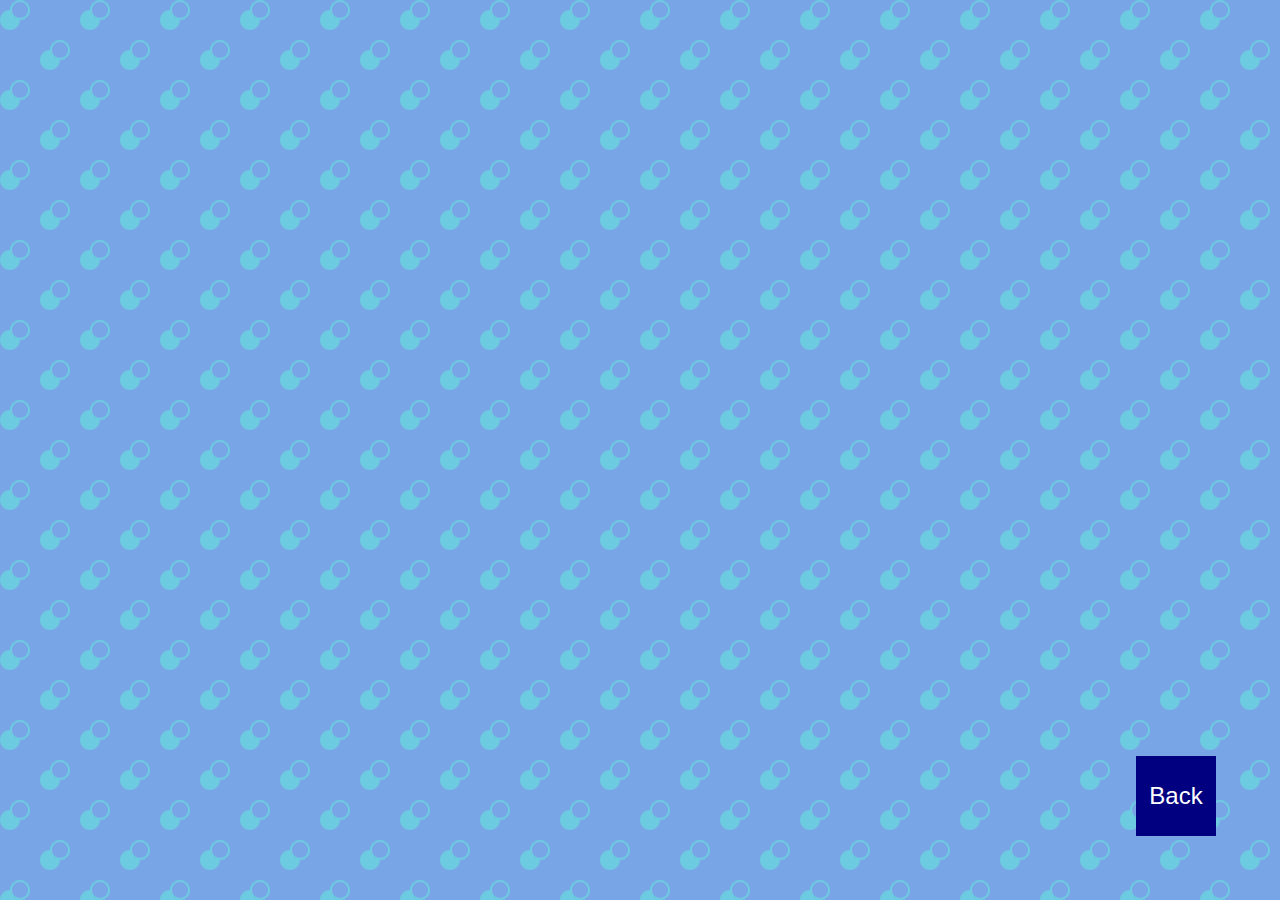
<file: gallery.html>
<!DOCTYPE html>
<html lang="en">
<head>
    <meta charset="UTF-8">
    <meta http-equiv="X-UA-Compatible" content="IE=edge">
    <meta name="viewport" content="width=device-width, initial-scale=1.0">
    <title>Document</title>
    <link rel="stylesheet" href="gallery.css">
</head>
<body>
    <div class="container">
    <!-- <div class="media-card">
        <div class="media-container"></div>
        <div class="action-container">
            <button class="download">Download</button>
            <button class="delete">Delete</button>
        </div>
    </div> -->
    <button id="back">Back</button>
</div>
<script src="dbScript.js"></script>
<script>
    let btn=document.querySelector("#back");
    btn.addEventListener("click",function(e){
        location.assign("index.html");
    })
    setTimeout(()=>{
       viewMedia();
    },100)
</script>
</body>
</html>
</file>
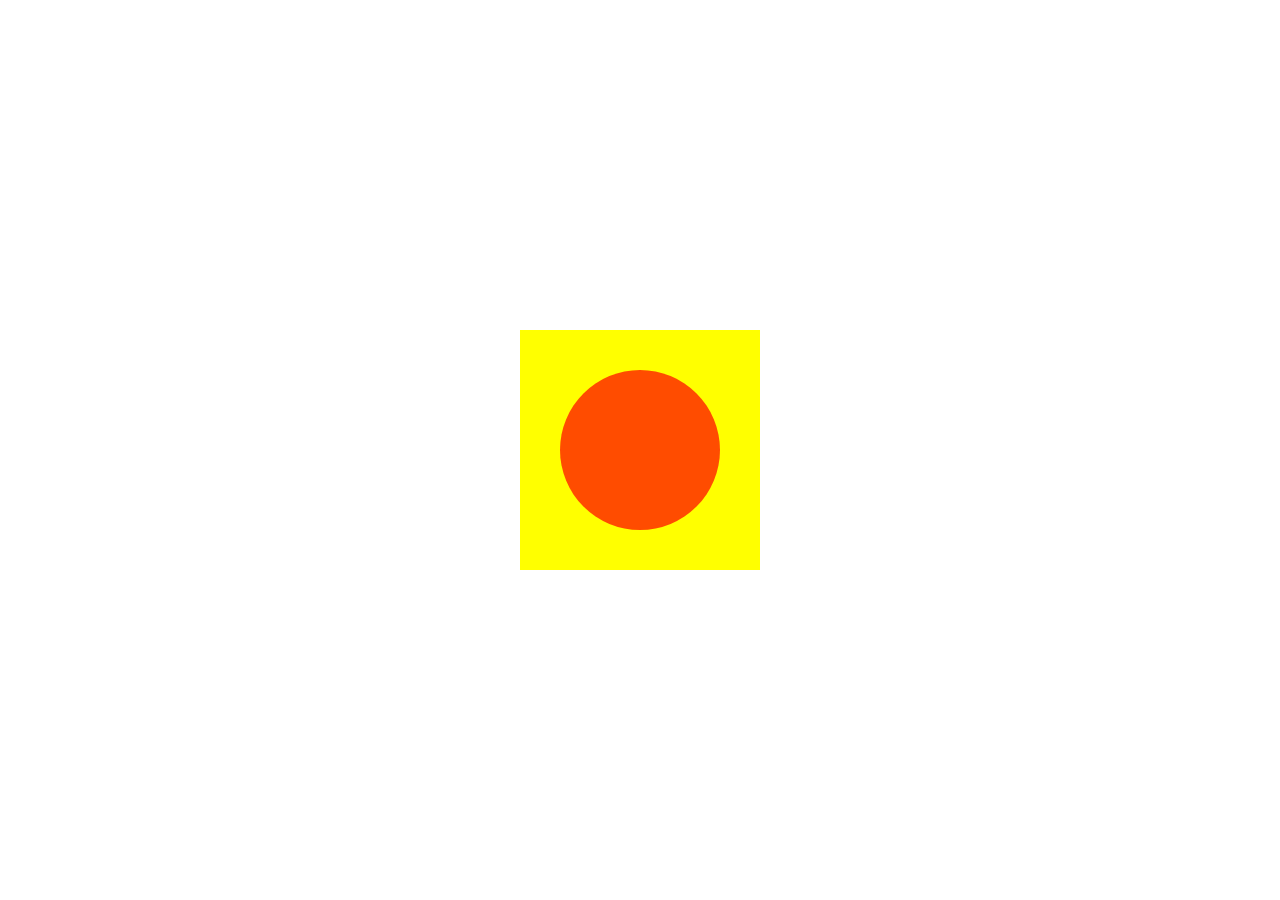
<file: practice/animation.html>
<!DOCTYPE html>
<html lang="en">
<head>
    <meta charset="UTF-8">
    <meta http-equiv="X-UA-Compatible" content="IE=edge">
    <meta name="viewport" content="width=device-width, initial-scale=1.0">
    <title>Document</title>
    <style>
        *{
            box-sizing: border-box;
        }
        body{
            margin:0;
        }
        .box{
            margin:auto;
            margin-top:calc(( 100vh - 15rem ) / 2);
            height:15rem;
            width:15rem;
            background-color: yellow;
            animation:scale 2s infinite;
            /* animation-fill-mode: forwards; */
        }
        .box-2{
            height:10rem;
            width:10rem;
            position:fixed;
            top:50%;
            left:50%;
            border-radius:50%;
            opacity:0.7;
            background-color: red;
            transform:translate(-50%,-50%);
            animation:fader 1s infinite;
        }
        @keyframes scale {
            0%{
                transform:scale(1);
                border-radius: 0%;
            }
            50%{
                transform: scale(1.5);
                border-radius: 50%;
            }
            100%{
                transform: scale(1);
                border-radius: 0%;
            }
        }
        @keyframes fader {
            0%{
                opacity:1;
            }
            50%{
                opacity:0;
            }
            100%{
                opacity:1;
            }
        }
    </style>
</head>
<body>
    <div class="box"></div>
    <div class="box-2"></div>
</body>
</html>
</file>
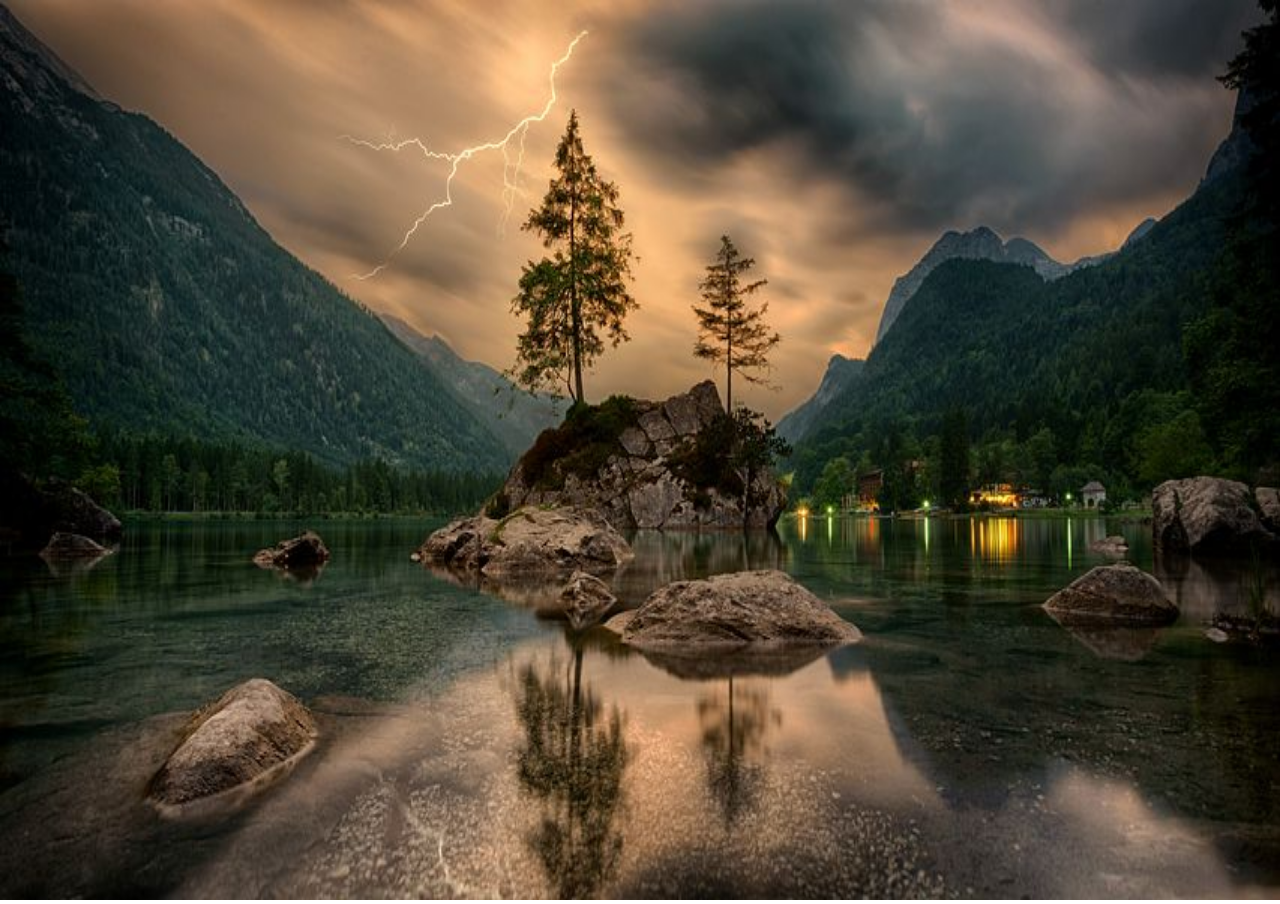
<file: practice/canvas.html>
<!DOCTYPE html>
<html lang="en">
<head>
    <meta charset="UTF-8">
    <meta http-equiv="X-UA-Compatible" content="IE=edge">
    <meta name="viewport" content="width=device-width, initial-scale=1.0">
    <title>Document</title>
    <style>
        * {
            box-sizing: border-box;
        }
        body{
            margin:0px;
            overflow: hidden;
        }
    </style>
</head>

<body>
    <canvas></canvas>
    <script>
        let canvas=document.querySelector("canvas");

        canvas.height=window.innerHeight;
        canvas.width=window.innerWidth;

        let img=document.createElement("img");
        img.src="download.jpg";


        let ctx=canvas.getContext("2d");

        img.addEventListener("load",function(){
            ctx.drawImage(img,0,0,window.innerWidth,window.innerHeight);
        })

        // ctx.beginPath();  - to begin path

        // ctx.moveTo(100,150);  -starting point
        // ctx.lineTo(300,400);  -ending point
        // ctx.strokeStyle="blue";   -set stroke color
        // ctx.lineWidth=20;        -set line width
        // ctx.stroke();           -draw stroke/line
        // ctx.beginPath();
        // ctx.moveTo(300,400);
        // ctx.lineTo(600,200);
        // ctx.strokeStyle="red";
        // ctx.stroke();
        // ctx.strokeStyle="red";
        // ctx.lineWidth=30;
        // ctx.strokeRect(100,200,500,600);    -draw rectangle strokeRect(x,y,width,height)
        // ctx.fillStyle="blue";               -fill the rectangle with blue color

        // ctx.fillRect(300,400,100,200);      -draw rectangle fillReact(x,y,width,height)
        
        
  
    </script>
</body>
</html>
</file>
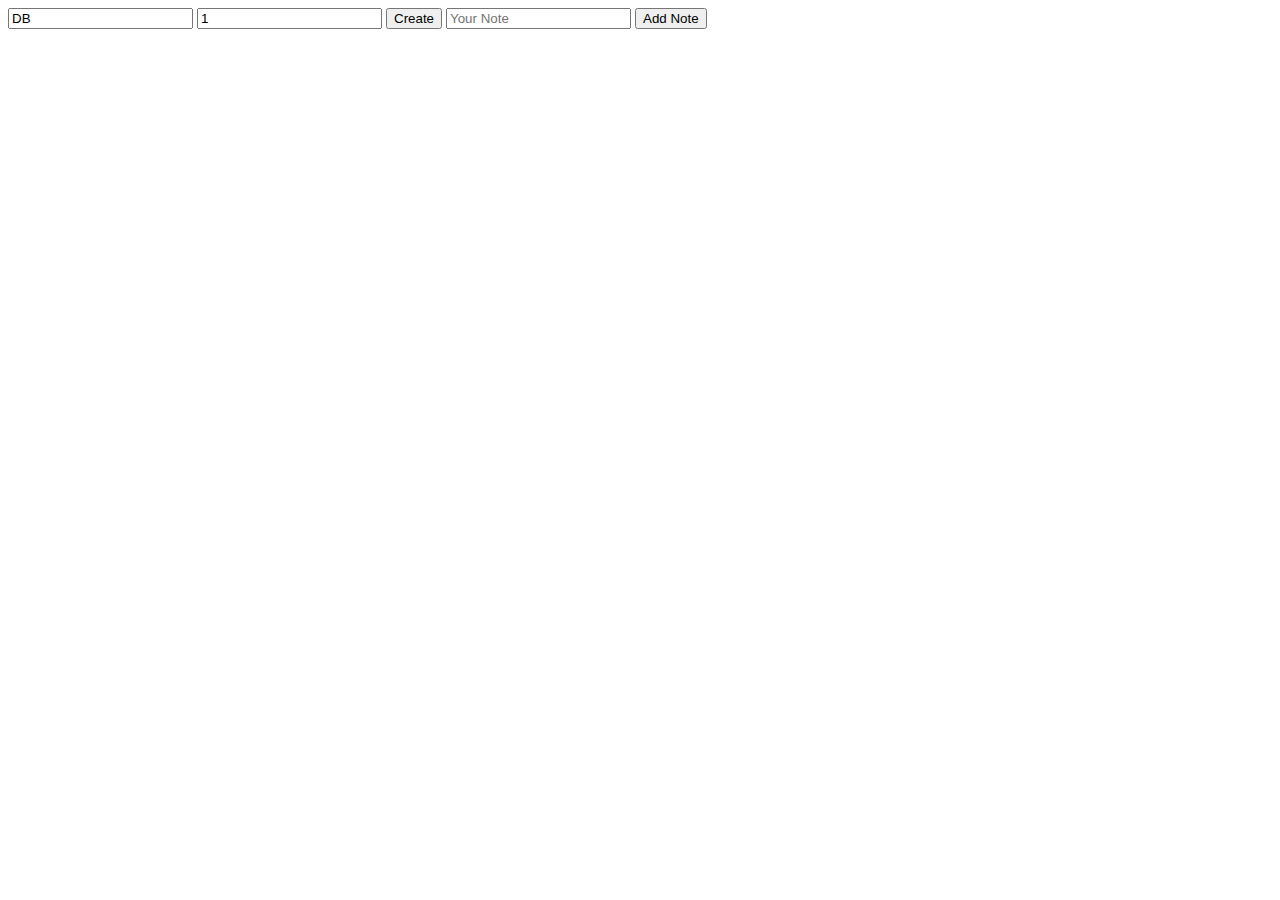
<file: practice/indexedDB.html>
<!DOCTYPE html>
<html lang="en">
<head>
    <meta charset="UTF-8">
    <meta http-equiv="X-UA-Compatible" content="IE=edge">
    <meta name="viewport" content="width=device-width, initial-scale=1.0">
    <title>Document</title>
</head>
<body>
    <input id="name" type="text" placeholder="DB name" value="DB">
    <input type="number" id="version" placeholder="1.0" value="1">
    <button id="create">Create</button>

    <input id="note" type="text" placeholder="Your Note">
    <button id="add">Add Note</button>
</body>
<script>
    let name=document.querySelector("#name");
    let version=document.querySelector("#version");
    let btn=document.querySelector("#create");

    let note=document.querySelector("#note");
    let addBtn=document.querySelector("#add");

   
    let db,v,dbAccess;

    addBtn.addEventListener("click",function(){
       let val=note.value;
       if(!dbAccess){
           alert("please open a database first");
           return;
       }
       let tx=dbAccess.transaction("cs","readwrite"); //transaction is a process which give access to read/write or upgrade the database.
       let csObjectStore=tx.objectStore("cs");   //select object store from the transaction
       let data={
           nId:Date.now(),  // to uniquely identify an object.
           noteValue:val,
       }
       csObjectStore.add(data);  //add data on the objectstore.
    })

    btn.addEventListener("click",function(){
        db=name.value;
        v=version.value;
        let request=indexedDB.open(db,v);
        // success event is called when you create or open a database
        request.addEventListener("success",function(){
            alert("db was created");
            dbAccess=request.result;  //gives access to the database
            viewNotes();
        })
        //upgradeneeded event is called when you create or change the version of a database.
        request.addEventListener("upgradeneeded",function(){
            alert("upgrade occured");
            let db=request.result;
            db.createObjectStore("cs",{keyPath:"nId"})  //to create a object store in a database
        })
        request.addEventListener("error",function(){
            alert("An error occured");
        })
    })
    function viewNotes(){
        let tx=dbAccess.transaction("cs","readonly");
        let csObjectStore=tx.objectStore("cs");
        let req=csObjectStore.openCursor();
        req.addEventListener("success",function(){
            let cursor=req.result;
            if(cursor){
                console.log(cursor.value);
                cursor.continue();
            }
        })
    }
</script>
</html>
</file>
<file: gallery.css>
*{
    box-sizing: border-box;
}
body{
    margin:0;
}
.container{
    background-color: #77a5e6;
    background-image: url("data:image/svg+xml,%3Csvg width='80' height='80' viewBox='0 0 80 80' xmlns='http://www.w3.org/2000/svg'%3E%3Cg fill='none' fill-rule='evenodd'%3E%3Cg fill='%2362ecdc' fill-opacity='0.53'%3E%3Cpath d='M50 50c0-5.523 4.477-10 10-10s10 4.477 10 10-4.477 10-10 10c0 5.523-4.477 10-10 10s-10-4.477-10-10 4.477-10 10-10zM10 10c0-5.523 4.477-10 10-10s10 4.477 10 10-4.477 10-10 10c0 5.523-4.477 10-10 10S0 25.523 0 20s4.477-10 10-10zm10 8c4.418 0 8-3.582 8-8s-3.582-8-8-8-8 3.582-8 8 3.582 8 8 8zm40 40c4.418 0 8-3.582 8-8s-3.582-8-8-8-8 3.582-8 8 3.582 8 8 8z' /%3E%3C/g%3E%3C/g%3E%3C/svg%3E");
    height:100vh;
    width:100vw;
    display:flex;
    justify-content: space-evenly;
    padding:30px;
    flex-wrap:wrap;
}
.media-card{
    height:25rem;
    width:22rem;
    
    margin-bottom:10px;
}
.media-container{
    height:80%;
    width:100%;
   
}
.action-container{
    height:20%;
    width:100%;
}
.action-container button{
    height:50%;
    width:100%;
    font-size:1.5rem;
    border:none;
}
.media-gallery{
    height:100%;
    width:100%;
}
.download{
    background-color: rgb(24, 102, 24);
    color:white;
}
.delete{
    background-color: red;
    color:white;
}
#back{
    position:fixed;
    bottom:4rem;
    right:4rem;
    height:5rem;
    width:5rem;
    font-size:1.5rem;
    background-color: navy;
    color:white;
    border:none;
}
</file>
